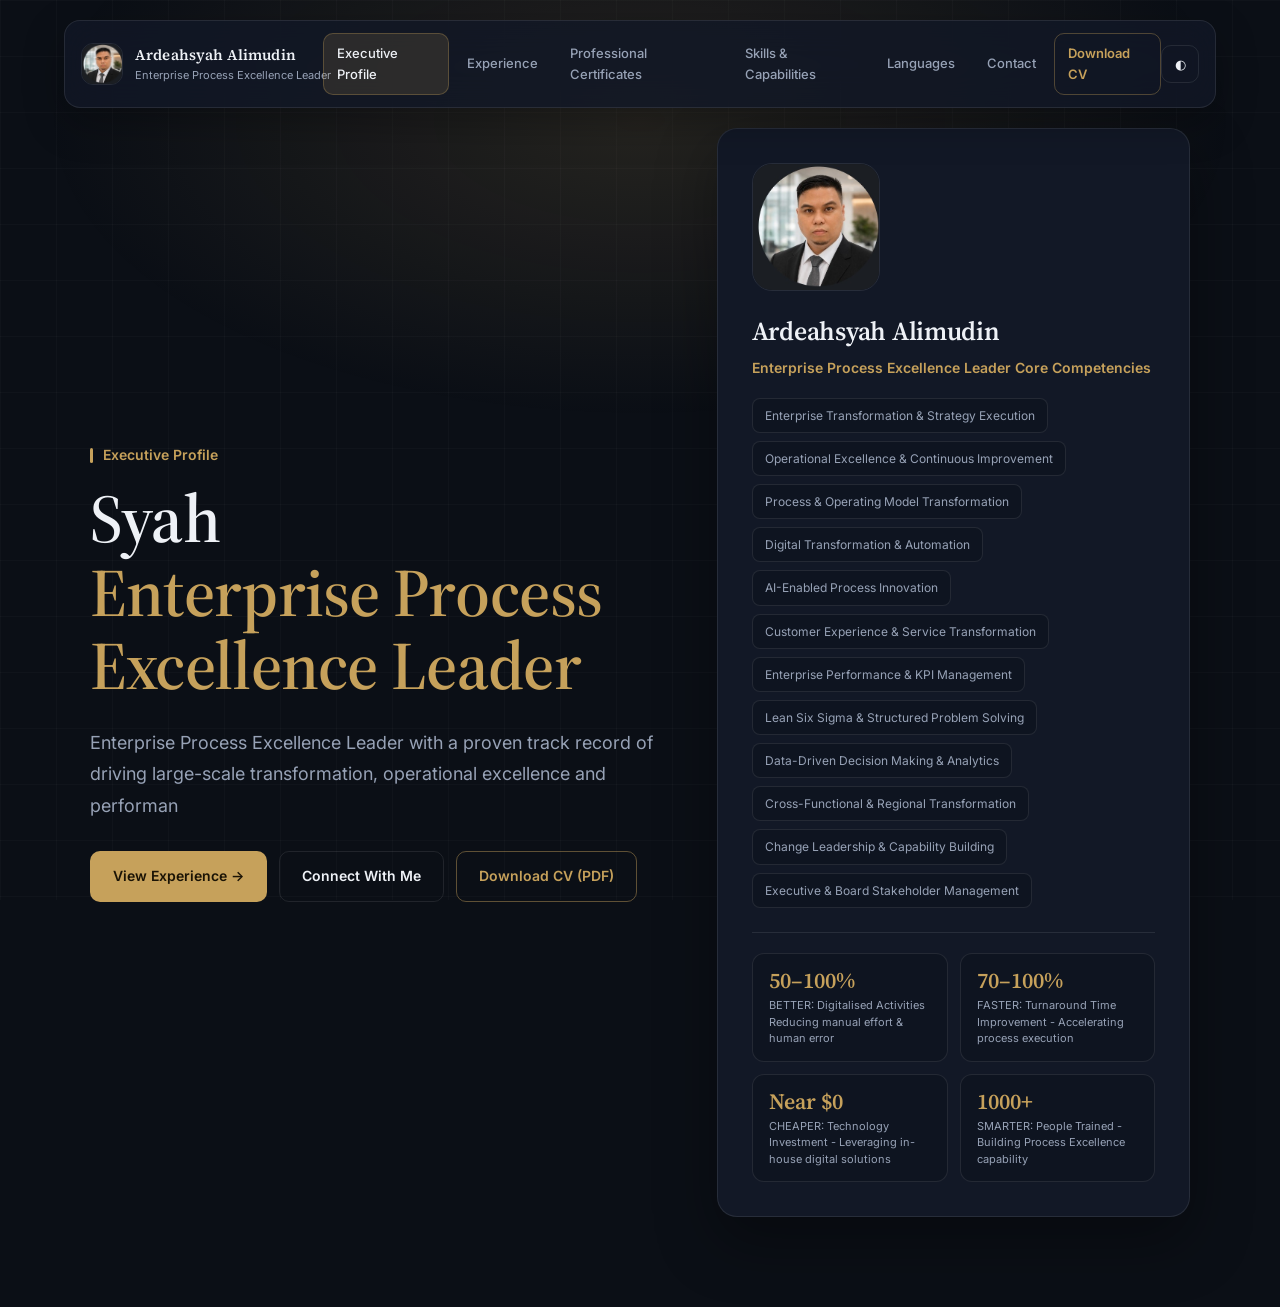
<file: index.html>
<!DOCTYPE html>
<html lang="en">
<head>
  <meta charset="UTF-8" />
  <meta name="viewport" content="width=device-width, initial-scale=1.0" />

  <title>Ardeahsyah Alimudin | Enterprise Process Excellence Leader</title>

  <link rel="preconnect" href="https://fonts.googleapis.com" />
  <link rel="preconnect" href="https://fonts.gstatic.com" crossorigin />

  <link
    href="https://fonts.googleapis.com/css2?family=Inter:wght@300;400;500;600;700;800;900&family=Source+Serif+4:opsz,wght@8..60,500;8..60,600;8..60,700&display=swap"
    rel="stylesheet"
  />

  <link rel="stylesheet" href="style.css" />
</head>

<body>

  <div class="bg-grid"></div>


  <!-- =========================================================
       NAVIGATION
  ========================================================== -->

  <header class="nav">

    <a href="#profile" class="brand" data-page="profile">

      <div class="logo">
        <img src="profile.jpg" alt="AA" />
      </div>

      <div class="brand-text">
        <strong>Ardeahsyah Alimudin</strong>
        <span>Enterprise Process Excellence Leader</span>
      </div>

    </a>


    <nav class="nav-links" id="navLinks">

      <a href="#profile" class="nav-link active" data-page="profile">
        Executive Profile
      </a>

      <a href="#experience" class="nav-link" data-page="experience">
        Experience
      </a>

      <a href="#education" class="nav-link" data-page="education">
        Professional Certificates
      </a>

      <a href="#skills" class="nav-link" data-page="skills">
        Skills &amp; Capabilities
      </a>

      <a href="#languages" class="nav-link" data-page="languages">
        Languages
      </a>

      <a href="#contact" class="nav-link" data-page="contact">
        Contact
      </a>

      <a href="Ardeahsyah_Alimudin_CV.pdf" class="nav-link nav-link-download" download>
        Download CV
      </a>

    </nav>


    <div class="nav-actions">

      <button
        class="icon-btn"
        id="themeToggle"
        title="Toggle theme"
        aria-label="Toggle theme"
      >
        ◐
      </button>

      <button
        class="icon-btn mobile-menu"
        id="menuToggle"
        aria-label="Open navigation menu"
      >
        ☰
      </button>

    </div>

  </header>



  <!-- =========================================================
       EXECUTIVE PROFILE
  ========================================================== -->

  <main id="profile" class="page active">

    <div class="container hero-grid">

      <section class="hero-copy">

        <div class="kicker">
          Executive Profile
        </div>

        <h1>
          Syah
          <br />
          <span class="gradient-text">
            Enterprise Process Excellence Leader
          </span>
        </h1>

        <p class="lead" id="typingText"></p>


        <div class="hero-actions">

          <a href="#experience" class="btn btn-primary">
            View Experience →
          </a>

          <a href="#contact" class="btn btn-secondary">
            Connect With Me
          </a>

          <a href="Ardeahsyah_Alimudin_CV.pdf" class="btn btn-outline" download>
            Download CV (PDF)
          </a>

        </div>

      </section>



      <aside class="hero-panel glass">

        <div class="profile-card">

          <div>

            <div class="profile-avatar">
              <img
                src="profile.jpg"
                alt="Ardeahsyah Alimudin"
              />
            </div>

            <h2>
              Ardeahsyah Alimudin
            </h2>

            <p class="role-tagline">
              Enterprise Process Excellence Leader Core Competencies
            </p>


            <div class="chip-row">

              <a
                class="chip"
                href="https://drive.google.com/file/d/10OIAo4VAO_Bi3xgNOeospYAZM2tyrbo-/view?usp=sharing"
                target="_blank"
                rel="noopener noreferrer"
              >
                Enterprise Transformation &amp; Strategy Execution
              </a>

              <span class="chip">
                Operational Excellence &amp; Continuous Improvement
              </span>

              <span class="chip">
                Process &amp; Operating Model Transformation
              </span>

              <span class="chip">
                Digital Transformation &amp; Automation
              </span>

              <span class="chip">
                AI-Enabled Process Innovation
              </span>

              <span class="chip">
                Customer Experience &amp; Service Transformation
              </span>

              <span class="chip">
                Enterprise Performance &amp; KPI Management
              </span>

              <span class="chip">
                Lean Six Sigma &amp; Structured Problem Solving
              </span>

              <span class="chip">
                Data-Driven Decision Making &amp; Analytics
              </span>

              <span class="chip">
                Cross-Functional &amp; Regional Transformation
              </span>

              <span class="chip">
                Change Leadership &amp; Capability Building
              </span>

              <span class="chip">
                Executive &amp; Board Stakeholder Management
              </span>

            </div>

          </div>



          <div class="stat-row">

            <div class="floating-stat one">

              <strong>50–100%</strong>

              <span>
                BETTER: Digitalised Activities
                Reducing manual effort &amp; human error
              </span>

            </div>


            <div class="floating-stat two">

              <strong>70–100%</strong>

              <span>
                FASTER: Turnaround Time Improvement -
                Accelerating process execution
              </span>

            </div>


            <div class="floating-stat three">

              <strong>Near $0</strong>

              <span>
                CHEAPER: Technology Investment -
                Leveraging in-house digital solutions
              </span>

            </div>


            <div class="floating-stat four">

              <strong>1000+</strong>

              <span>
                SMARTER: People Trained -
                Building Process Excellence capability
              </span>

            </div>

          </div>

        </div>

      </aside>

    </div>

  </main>



  <!-- =========================================================
       EXPERIENCE
  ========================================================== -->

  <section id="experience" class="page">

    <div class="container">

      <div class="kicker">
        Professional Experience
      </div>

      <h1 class="page-title">
        Experience
      </h1>

      <p class="lead">

        Progressive leadership experience transforming complex operations
        through Process Excellence, Lean Six Sigma, digitalisation,
        automation, AI and data-driven performance management across financial
        services, e-commerce, aviation, consulting and medical device
        manufacturing.

      </p>


      <div class="timeline">


        <!-- CGC -->

        <div class="timeline-entry">

          <h3>
            Assistant Vice President, Head of Process Excellence
          </h3>

          <h2>
            <p>
              <strong>
                Credit Guarantee Corporation Malaysia (CGC)
              </strong>
            </p>
          </h2>


          <ul>

            <li>
              Lead the Process Excellence function and enterprise improvement
              portfolio, partnering with senior leadership, business owners
              and technology teams to translate strategic priorities into
              process redesign, automation and measurable business benefits.
            </li>

            <li>
              Spearhead Strategic Workforce Planning across all divisions,
              identifying workforce optimisation opportunities while
              establishing structured tracking of turnaround time, capacity
              requirements and cost impact.
            </li>

            <li>
              Lead future-state process redesign and efficiency assessments
              for major digital transformation programmes, evaluating NVA
              reduction, turnaround time, FTE requirements and operating cost
              across end-to-end processes, including the Guarantee e-Management
              System (GeMS) covering Product Evaluation, Onboarding &amp;
              Application Evaluation, Billing, Monitoring, Claims and Recovery;
              iGuarantee web portal serving nationwide financial institutions;
              HR recruitment and onboarding; performance, rewards and
              promotion; and Finance &amp; Procurement Portal transformation.
            </li>

            <li>
              Co-developed CGC Agent-Thon 2026 in collaboration with Microsoft,
              shaping enterprise AI use cases across customer support,
              document validation, exception management, productivity
              measurement, early-warning insights and automation opportunity
              identification.
            </li>

            <li>
              Led AI-enabled process improvement initiatives across claim
              checklist automation, guarantee-evaluation content validation,
              innovation proposal screening, and customer experience
              analytics.
            </li>

            <li>
              Led executive and divisional performance reporting, including
              COO and Board dashboard initiatives, KPI consolidation,
              operational analytics and enterprise performance visibility.
            </li>

            <li>
              Built organisation-wide transformation capability, designing
              and delivering a Process Improvement syllabus covering 20+
              tools, methodologies and practical workshops for 150+ leaders
              and employees, embedding continuous improvement and data-driven
              problem solving.
            </li>

            <li>
              Identified and championed the iGuarantee Web Portal solution to
              address communication inefficiencies with nationwide financial
              institutions, streamlining request submission and communication
              between financial institutions and CGC. Reduced the ISO Survey's
              top service issue—delayed responses to requests—from 70% in
              2022 to below 10% in 2024, significantly improving response
              experience and stakeholder satisfaction.
            </li>

            <li>
              Spearheaded Operations data centralisation and performance
              visibility, consolidating fragmented operational data and
              reports from personal and shared folders into a centralised
              SharePoint repository. Established an enterprise Power BI
              dashboard providing end-to-end visibility of operational KPI
              performance from Application &amp; Onboarding through Billing,
              Monitoring, Claims and Recovery. Eliminated 16.9% of
              non-value-added reporting activities and reduced manual report
              preparation by 90%, transforming reporting into a one-time
              Power BI template configuration with automated data refresh and
              performance visibility, enabling more consistent KPI tracking
              and data-driven decision-making.
            </li>

            <li>
              Led end-to-end workflow transformation across Billing,
              Monitoring, Claims and Recovery through the transition from a
              legacy platform to the in-house Guarantee Core Management
              System. Redesigned internal workflows by eliminating
              email-based handoffs and manual maker activities, replacing
              them with automated system workflows, preparation, computation
              and validation. Embedded process controls and standardised
              decision logic into the system, improving process efficiency,
              reducing manual intervention and strengthening operational
              accuracy and governance.
            </li>

            <li>
              Centralised product guidelines and reference documents through
              the iGuarantee Web Portal, replacing manual email distribution
              by CGC Product teams with a single, controlled repository
              accessible on demand by nationwide financial institutions.
              Improved document accessibility strengthened information
              consistency and reduced dependency on manual communication for
              guideline updates.
            </li>

            <li>
              Spearheaded reporting automation for the Collection Centre Unit
              (CCU), transforming a manual nationwide branch data collection
              and consolidation process using advanced Excel formulas, VBA and
              Power BI. Reduced reporting preparation time by 98%, from 5
              working days to approximately 5 minutes, while enabling
              collection performance to be monitored at user level on an
              hourly basis instead of monthly, significantly improving
              operational visibility and management responsiveness.
            </li>

          </ul>

        </div>



        <!-- RHB -->

        <div class="timeline-entry">

          <h3>
            Senior Manager, Operational Excellence Specialist
          </h3>

          <h2>
            <p>
              <strong>RHB Banking Group</strong>
            </p>
          </h2>


          <ul>

            <li>
              Drove Lean transformation across branch and operational
              functions, streamlining end-to-end process flows and
              eliminating non-value-added activities.
            </li>

            <li>
              Redesigned corporate loan workflows, increasing loans achieving
              readiness for disbursement within 90 days from 70% to 85%,
              improving service delivery and stakeholder satisfaction.
            </li>

            <li>
              Led cross-functional teams in implementing Daily Management
              Systems and Value Stream Management, improving quality, service
              levels and turnaround performance.
            </li>

            <li>
              Improved Service Request (SR) SLA fulfilment from 88% to 94%
              across approximately 75,000 service requests per month across
              all receiving touchpoints.
            </li>

            <li>
              Appointed Lead for Operations High-Performance Champions,
              driving improvements in Internal Customer Experience Survey and
              Employee Engagement Survey.
            </li>

            <li>
              Led strategic Kaizen initiatives and organisation-wide Lean
              capability building, embedding structured problem-solving and
              continuous improvement practices across all levels. Designed
              and rolled out a comprehensive Process Improvement training
              programme aligned with global Lean Six Sigma standards,
              training 500+ employees and strengthening internal improvement
              capability.
            </li>

            <li>
              Coached senior leadership on Lean principles, customer-centric
              transformation and change management, contributing to the
              Customer Experience (CX) 5-Year Roadmap and leading the
              institutionalisation of CX principles across process design and
              customer interactions. Supported initiatives contributing to
              Malaysia NPS ranking improvement from 4th to 3rd in 2022, with
              best practices subsequently replicated across RHB Singapore and
              Cambodia.
            </li>

            <li>
              Applied Design Thinking to improve customer experience for
              Premier Relationship Managers and their clients, developing a
              prototype application to streamline communication and enhance
              relationship management.
            </li>

          </ul>

        </div>



        <!-- ZALORA -->

        <div class="timeline-entry">

          <h3>
            Head of Warehouse Process Improvement &amp; Operational Excellence
          </h3>

          <h2>
            <p>
              <strong>ZALORA Group</strong>
            </p>
          </h2>

          <em>
            <p>
              Covering Process Excellence, Data Science &amp; Analytics,
              Quality Control &amp; Assurance, SOP Governance, Facilities and
              Graduate Trainee Development
            </p>
          </em>


          <ul>

            <li>
              Established a Lean Champion Programme across ZALORA, identifying
              and developing change agents across departments, training them
              in Lean Six Sigma tools and methodologies, and coaching them to
              lead Quality Control Circle teams. Launched a Process
              Improvement Suggestion System that generated 447 improvement
              ideas annually from 250+ employees, strengthening employee-led
              continuous improvement and operational problem-solving.
            </li>

            <li>
              Transformed daily Obeya meetings into a real-time, data-driven
              performance management system, replacing manual and siloed
              whiteboard updates with centralised departmental metrics using
              Google Sheets query functions. Developed an interactive
              performance dashboard with automated visual alerts for
              underperformance, reducing meeting time while improving
              management focus, accountability and visibility. Recognised for
              the impact and subsequently entrusted with warehouse-wide data
              analytics leadership, later migrating the solution to Tableau
              for greater scalability and visualisation.
            </li>

            <li>
              Led end-to-end process and quality governance for ZALORA
              Warehouse, establishing sustainable frameworks to drive
              operational consistency, standardisation and continuous
              improvement. Introduced a centralised Standard Work Repository
              for SOP governance and accessibility and designed an internal
              audit framework modelled on ISO 9001 principles to strengthen
              process compliance, quality discipline and accountability.
            </li>

            <li>
              Led cross-country process standardisation across ZALORA
              warehouses in Malaysia, Indonesia and the Philippines,
              harmonising best practices, eliminating process redundancies
              and improving operational consistency and cross-border
              efficiency.
            </li>

            <li>
              Pioneered the rollout of the Go See Think Do (GSTD) methodology
              across ZALORA warehouses in Malaysia, Indonesia and the
              Philippines, institutionalising structured problem-solving and
              continuous improvement practices across regional operations.
            </li>

          </ul>

        </div>



        <!-- SMART GLOVE GROUP -->

        <div class="timeline-entry">

          <h3>
            Lean Six Sigma Group Technical Engineer Head of Department
          </h3>

          <h2>
            <p>
              <strong>Smart Glove Group of Company</strong>
            </p>
          </h2>

          <em>
            <p>
              1 Factory in Medan, Indonesia &amp; 5 Factories in Selangor,
              Malaysia
            </p>
          </em>


          <ul>

            <li>
              Led operational excellence across Production Quality,
              On-Time-In-Full (OTIF) delivery, Raw Material Just-In-Time (JIT),
              Cost of Poor Quality (COPQ), Total Productive Maintenance (TPM),
              GMP, 5S and Safety, aligning manufacturing performance with
              Lean Six Sigma objectives.
            </li>

            <li>
              Led the automation of production monitoring and control through
              PLC and SCADA integration, reducing defects per million from
              20,000 to consistently below 500 and significantly improving
              production quality. Established a “Do It Right First Time”
              culture that enabled the implementation of the Dip Strip Pack
              concept while reducing reliance on excessive quality inspection.
            </li>

            <li>
              Implemented Statistical Process Control (SPC) and automated
              process monitoring through SCADA and PLC systems, strengthening
              real-time control of critical manufacturing parameters and
              reducing process variation by more than 95%. Improved product
              consistency while strengthening compliance with company,
              customer and regulatory requirements.
            </li>

            <li>
              Led Lean waste elimination initiatives using Gemba walks and
              Seven Wastes analysis, systematically identifying and
              eliminating non-value-added activities across manufacturing
              operations.
            </li>

            <li>
              Designed and deployed a specialised A3 problem-solving framework
              for 24/7 medical device glove manufacturing operations,
              providing factory managers and frontline teams with a
              structured visual management system to identify, prioritise and
              resolve operational issues. Improved issue visibility,
              accountability and resolution speed across factory operations.
            </li>

            <li>
              Led structured quality problem-solving through FMEA and 8D
              methodologies, proactively addressing critical quality issues
              and customer complaints through systematic root-cause analysis,
              containment and corrective action. Improved product reliability
              and reduced recurrence of quality issues and customer complaints.
            </li>

          </ul>

        </div>



        <!-- GE -->

        <div class="timeline-entry">

          <h3>
            Lean Six Sigma &amp; Compliance Quality Engineer
          </h3>

          <h2>
            <p>
              <strong>
                General Electric Aerospace Engine Service Malaysia (GEESM)
              </strong>
            </p>
          </h2>


          <ul>

            <li>
              Conducted internal quality audits and compliance assessments
              against global aviation airworthiness requirements and GE
              quality procedures, documenting findings and process adherence
              to maintain regulatory and customer audit readiness.
            </li>

            <li>
              Led Lean-based defect investigation and root-cause elimination,
              applying RCA, Poka-Yoke and GE's 4-Blocker problem-solving
              methodology to identify systemic manufacturing weaknesses,
              reduce recurring defects and establish sustainable
              error-proofing controls.
            </li>

            <li>
              Deployed the GE Aviation Production System (GEAPS) across
              Business Control, Plant Control and Cell Control levels,
              establishing a multi-tier performance management system that
              strengthened operational transparency, data-driven
              decision-making and escalation of production issues,
              contributing to reduced line downtime.
            </li>

            <li>
              Established the Standard Operation Quality Control (SOQC)
              system, integrating GE Beliefs, visual management and real-time
              performance metrics into a centralised dashboard. Enabled
              shop-floor teams to monitor live operational performance and
              respond rapidly to emerging issues, strengthening ownership and
              accountability.
            </li>

            <li>
              Designed and launched the digital “Engine of Quality” dashboard
              as a Plant Control Centre, consolidating real-time Productivity,
              Quality and Safety metrics with drill-down visibility to Cell
              Control performance. Enabled operational leaders to identify
              deviations and take immediate corrective action using live data.
            </li>

            <li>
              Coordinated structured Management Walk-Arounds (MWA) across
              People, Process and Technology dimensions, identifying
              improvement opportunities and strengthening frontline
              engagement in continuous improvement.
            </li>

          </ul>

        </div>



        <!-- MBIZM -->

        <div class="timeline-entry">

          <h3>
            Lean Six Sigma Consultant &amp; Technical Specialist
          </h3>

          <h2>
            <p>
              <strong>
                Meridian Biz Management (MBizM)
              </strong>
            </p>
          </h2>


          <ul>

            <li>
              Consulted with Project Owners, Process Owners and Operations
              teams to establish performance targets, identify improvement
              opportunities and deliver Lean Six Sigma initiatives aligned
              with business KPIs and operational priorities.
            </li>

            <li>
              Delivered Lean Six Sigma training and implementation programmes,
              coaching client teams on DMAIC and core Lean Six Sigma tools and
              using practical Quality, Cost and Speed simulations to
              demonstrate the business impact of structured process
              improvement.
            </li>

            <li>
              Conducted stakeholder interviews, data gathering and process
              analysis to identify performance gaps, evaluate root causes and
              translate operational findings into actionable improvement
              recommendations.
            </li>

            <li>
              Developed and supported implementation of process improvement
              recommendations, including redesigned procedures, forms and
              reports. Facilitated employee training and follow-up reviews to
              assess adoption and effectiveness of implemented changes.
            </li>

          </ul>

        </div>



        <!-- SMART GLOVE -->

        <div class="timeline-entry">

          <h3>
            Process &amp; Quality Engineer
          </h3>

          <h2>
            <p>
              <strong>
                Smart Glove Corporation
              </strong>
            </p>
          </h2>


          <ul>

            <li>
              Led manufacturing engineering and operational improvement
              activities across the organisation, providing functional
              leadership to 22 engineers through indirect reporting and
              partnering with Operations leadership to improve productivity,
              quality and cost performance.
            </li>

            <li>
              Drove Lean and Six Sigma initiatives to optimise manufacturing
              processes and reduce operating costs, applying process
              analysis, statistical methods and root-cause problem solving to
              improve product quality and operational efficiency.
            </li>

            <li>
              Led investigation and resolution of quality complaints,
              non-conformities and product failures, applying structured
              root-cause analysis and corrective action to prevent recurrence
              and strengthen product reliability.
            </li>

            <li>
              Led critical-factor data analysis and statistical problem
              solving, identifying key process drivers and failure modes to
              support evidence-based manufacturing decisions and process
              optimisation.
            </li>

            <li>
              Established operating specifications and measurement
              requirements for new products and raw materials, ensuring
              effective process controls and measurement-system capability
              throughout product introduction and manufacturing.
            </li>

            <li>
              Supported ISO 13485 and GMP compliance as an internal auditor,
              conducting cross-functional audits, addressing NCR/CAR findings
              and supporting corrective actions arising from TÜV audits.
            </li>

            <li>
              Led continuous improvement capability building across the
              manufacturing organisation, delivering training in OEE, SPC,
              5S, Lean Six Sigma and GMP to operators, supervisors, executives
              and managers.
            </li>

          </ul>

        </div>

      </div>

    </div>

  </section>



  <!-- =========================================================
       EDUCATION & CERTIFICATES
  ========================================================== -->

  <section id="education" class="page">

    <div class="container">

      <div class="kicker">
        Academic &amp; Professional Development
      </div>

      <h1 class="page-title">
        Education &amp; Certificates
      </h1>


      <div class="grid-2">


        <!-- EDUCATION -->

        <div class="card">

          <div class="icon">
            <span class="icon-mark">ED</span>
          </div>

          <h3>
            Education
          </h3>

          <p>
            Bachelor of Chemical Engineering
          </p>

          <p>
            Universiti Putra Malaysia (2006 – 2010)
          </p>


          <ul>

            <li>
              College Vice President | Universiti Putra Malaysia
            </li>

            <li>
              Director: 25th College Leadership Camp |
              Universiti Putra Malaysia
            </li>

            <li>
              Head of Protocol in College Academic Event |
              Universiti Putra Malaysia
            </li>

            <li>
              Protocol &amp; Ceremony Unit in National Chemical Engineering
              Symposium | Universiti Putra Malaysia in collaboration with IChemE
            </li>

            <li>
              Representative for State Level Student Leadership |
              National Productivity Corporation (NPC)
            </li>

            <li>
              Representative for State Advanced Level Student Leadership |
              National Productivity Corporation (NPC)
            </li>

          </ul>

        </div>



        <!-- PROFESSIONAL CERTIFICATIONS -->

        <div class="card">

          <div class="icon">
            <span class="icon-mark">CT</span>
          </div>

          <h3>
            Professional Certifications
          </h3>


          <ul>

            <li>
              Talent Development Programme (VPs &amp; AVPs) | Learning Edge
            </li>

            <li>
              Six Sigma Black Belt | BSI Services
            </li>

            <li>
              Six Sigma Black Belt | ProQual Training
            </li>

            <li>
              Power BI Data Analytics | TED Learning
            </li>

            <li>
              Agile, Design Thinking, Data Analytic | Human Inc, RHB
            </li>

            <li>
              Train the Trainers | HRD Corp
            </li>

            <li>
              Medical Device Process Validation | TUV SUD PSB (Malaysia) Sdn Bhd
            </li>

            <li>
              AS9110 Quality Management System | Neville Clarke
            </li>

            <li>
              Root Cause Analysis | Neville Clarke
            </li>

            <li>
              Lean Six Sigma Champion Master Class |
              Expitries Worldwide Sdn Bhd
            </li>

            <li>
              Problem Solving Through 7QC Tools | ProQual Training
            </li>

            <li>
              Statistical Process Control | ProQual Training
            </li>

            <li>
              ARMY Young Lieutenant | Ministry of Defence
            </li>

          </ul>

        </div>

      </div>

    </div>

  </section>



  <!-- =========================================================
       SKILLS & CAPABILITIES
  ========================================================== -->

  <section id="skills" class="page">

    <div class="container">

      <div class="kicker">
        Applied Skills &amp; Tools
      </div>

      <h1 class="page-title">
        Skills &amp; Capabilities
      </h1>

      <p class="lead">

        Skills and tools drawn from across the professional experience above —
        digital &amp; analytics tools, process &amp; quality methods, and
        leadership and transformation capabilities.

      </p>


      <div class="grid-3">


        <!-- LEADERSHIP -->

        <div class="card">

          <div class="icon">
            <span class="icon-mark">LD</span>
          </div>

          <h3>
            Leadership Capabilities
          </h3>


          <ul>

            <li>
              <strong>Situational Leadership</strong> |
              Adapt leadership and coaching approaches across senior leaders,
              business owners, technology teams and frontline employees based
              on stakeholder needs and transformation context.
            </li>

            <li>
              <strong>Adaptive &amp; Flexible Leadership</strong> |
              Evolved from Lean and Operational Excellence into digital
              transformation, AI-enabled improvement and Strategic Workforce
              Planning.
            </li>

            <li>
              <strong>Change Leadership</strong> |
              Led major workflow transformations, replacing manual and
              email-based activities with automated workflows, controls and
              standardised decision logic.
            </li>

            <li>
              <strong>Strategic Leadership</strong> |
              Translate organisational priorities into enterprise Process
              Excellence, workforce optimisation, process redesign and
              measurable business outcomes.
            </li>

            <li>
              <strong>Coaching &amp; Capability Development</strong> |
              Built improvement capability through training and coaching,
              including 20+ Process Improvement tools for 150+ employees at
              CGC and 500+ employees at RHB.
            </li>

            <li>
              <strong>Data-Driven Leadership</strong> |
              Use operational analytics, KPI dashboards and performance
              management to strengthen management decision-making.
            </li>

            <li>
              <strong>Continuous Improvement Leadership</strong> |
              Establish Lean and employee-driven improvement programmes that
              embed continuous improvement into daily operations.
            </li>

            <li>
              <strong>Customer-Centric Leadership</strong> |
              Lead improvements focused on customer experience, including
              iGuarantee, contributing to delayed-response issues reducing
              from 70% to below 10%.
            </li>

            <li>
              <strong>Innovation Leadership</strong> |
              Co-developed CGC Agent-Thon 2026 with Microsoft and drove
              AI-enabled process improvement initiatives.
            </li>

          </ul>

        </div>



        <!-- PROBLEM SOLVING -->

        <div class="card">

          <div class="icon">
            <span class="icon-mark">PS</span>
          </div>

          <h3>
            Problem Solving Skills
          </h3>


          <ul>

            <li>
              <strong>Lean Six Sigma / DMAIC</strong> |
              Led enterprise and functional improvement programmes across
              CGC, RHB, ZALORA, manufacturing and consulting environments;
              trained 500+ employees at RHB and 150+ leaders and employees
              at CGC.
            </li>

            <li>
              <strong>Value Stream Management / Process Mapping</strong> |
              Led cross-functional implementation at RHB to improve service
              flow, SLA performance and operational visibility across
              approximately 75,000 service requests per month.
            </li>

            <li>
              <strong>SPC / Statistical Analysis / Minitab</strong> |
              Applied statistical analysis, regression and SPC to
              manufacturing processes; reduced process variation by more than
              95% through automated process monitoring and control.
            </li>

            <li>
              <strong>Gemba / Seven Wastes</strong> |
              Applied shop-floor observation and waste analysis across
              manufacturing operations to identify and eliminate
              non-value-added activities.
            </li>

            <li>
              <strong>A3 Problem Solving</strong> |
              Designed and deployed a specialised A3 framework for 24/7
              medical-device glove manufacturing, strengthening issue
              visibility, accountability and structured problem resolution.
            </li>

            <li>
              <strong>FMEA / 8D / RCA</strong> |
              Led structured quality problem-solving for critical quality
              issues and customer complaints, applying FMEA, 8D, root-cause
              analysis, containment and corrective action to reduce
              recurrence and strengthen process and product reliability.
            </li>

            <li>
              <strong>Poka-Yoke</strong> |
              Applied error-proofing principles at GE Aviation to address
              systemic manufacturing weaknesses and reduce recurring defects.
            </li>

            <li>
              <strong>5S / OEE</strong> |
              Applied Lean manufacturing and operational excellence practices
              across medical-device manufacturing to improve productivity,
              quality, equipment performance and workplace discipline.
            </li>

            <li>
              <strong>Design Thinking</strong> |
              Applied customer-centric design methods at RHB to develop a
              prototype application for Premier Relationship Managers and
              their clients, improving communication and relationship
              management.
            </li>

            <li>
              <strong>Agile</strong> |
              Applied Agile delivery principles, project tracking and
              cross-functional collaboration within digital transformation
              programmes including Guarantee eManagement System and
              iGuarantee web portal.
            </li>

          </ul>

        </div>



        <!-- TECHNOLOGY -->

        <div class="card">

          <div class="icon">
            <span class="icon-mark">TS</span>
          </div>

          <h3>
            Technology Skills
          </h3>


          <ul>

            <li>
              <strong>AI &amp; Microsoft Copilot Studio</strong> |
              Developed AI agents for document evaluation and processing;
              led AI-enabled process improvement initiatives across claim
              checklist automation, guarantee-evaluation validation,
              innovation proposal screening and customer experience
              analytics.
            </li>

            <li>
              <strong>Power BI</strong> |
              Developed enterprise operational dashboards covering
              Application &amp; Onboarding through Billing, Monitoring,
              Claims and Recovery; reduced manual reporting preparation by
              90% and eliminated 16.9% of non-value-added reporting
              activities.
            </li>

            <li>
              <strong>Power Automate &amp; Microsoft Forms</strong> |
              Designed digital forms, automated workflows and centralised
              data collection, including the Climate Change &amp;
              Principle-based Taxonomy (CCPT) solution deployed across
              nationwide branches with automated consolidation and rating.
            </li>

            <li>
              <strong>Power Apps</strong> |
              Developed self-service applications supporting Strategic
              Workforce Planning, enabling users to update and monitor
              initiative performance.
            </li>

            <li>
              <strong>Excel, VBA &amp; Power Query</strong> |
              Automated high-volume reporting and data consolidation;
              reduced Collection Centre Unit reporting preparation from
              5 working days to approximately 5 minutes. Automated workforce
              man-hour analysis and communication/response consolidation for
              500+ recipients, significantly reducing manual data collection
              and consolidation effort.
            </li>

            <li>
              <strong>Google Sheets</strong> |
              Applied QUERY and IMPORTRANGE functions to centralise warehouse
              KPIs covering Inbound, Outbound, Inventory, Logistics, QC and QA
              across regional operations.
            </li>

            <li>
              <strong>Jira / Atlassian</strong> |
              Applied Agile project management and delivery tracking across
              digital transformation initiatives, including G-Core
              transformation projects.
            </li>

          </ul>

        </div>

      </div>

    </div>

  </section>



  <!-- =========================================================
       LANGUAGES
  ========================================================== -->

  <section id="languages" class="page">

    <div class="container">

      <div class="kicker">
        Multilingual Communication
      </div>

      <h1 class="page-title">
        Languages
      </h1>


      <div class="grid-3">


        <div class="card">

          <h3>
            English
          </h3>

          <p class="lead">
            Professional working proficiency. Experienced in developing
            training materials, policies, memoranda, Standard Operating
            Procedures (SOPs) and Work Instructions, and delivering
            professional training across multiple industries.
          </p>

        </div>



        <div class="card">

          <h3>
            Malay
          </h3>

          <p class="lead">
            Professional working proficiency. Experienced in developing
            training materials and delivering training programmes in Bahasa
            Melayu, including 5S training for Majlis Perbandaran.
          </p>

        </div>



        <div class="card">

          <h3>
            Chinese
          </h3>

          <p class="lead">
            Professional working proficiency; able to speak and read Mandarin,
            with experience delivering training and facilitating technical and
            operational communication with suppliers from China.
          </p>

        </div>

      </div>

    </div>

  </section>



  <!-- =========================================================
       CONTACT
  ========================================================== -->

  <section id="contact" class="page">

    <div class="container">

      <div class="kicker">
        Let's Connect
      </div>

      <h1 class="page-title">
        Contact
      </h1>

      <p class="lead">

        Available for professional networking, transformation discussions,
        process excellence collaboration and AI-enabled improvement
        conversations.

      </p>


      <div class="contact-layout">


        <div class="contact-card glass">

          <h3>
            Ardeahsyah Alimudin
          </h3>

          <p style="color:var(--muted);line-height:1.7;margin-top:12px;">

            No 12, Jalan Jambu 5/KU10,
            <br />

            Taman Meru Permai,
            <br />

            42200, Kapar, Selangor, Malaysia

          </p>


          <div class="contact-list">

            <div class="contact-item">
              📧 ardeahsyah@gmail.com
            </div>

            <div class="contact-item">
              📱 +6017 258 1475
            </div>

            <div class="contact-item">
              🔗 LinkedIn: www.linkedin.com/in/ardeahsyah
            </div>

          </div>

        </div>



        <form
          class="contact-card glass"
          onsubmit="sendMessage(event)"
        >

          <h3>
            Send a Message
          </h3>

          <p style="color:var(--muted);margin:12px 0 24px;">

            This form opens your email app with the message prepared.

          </p>


          <input
            class="input"
            id="name"
            placeholder="Your name"
            required
          />


          <input
            class="input"
            id="email"
            type="email"
            placeholder="Your email"
            required
          />


          <textarea
            id="message"
            placeholder="Your message"
            required
          ></textarea>


          <button
            class="btn btn-primary"
            type="submit"
          >
            Prepare Email →
          </button>

        </form>

      </div>


      <p class="footer-note">

        © 2026 Ardeahsyah Alimudin.
        Built as an executive transformation profile website.

      </p>

    </div>

  </section>



  <!-- =========================================================
       JAVASCRIPT
  ========================================================== -->

  <script src="script.js"></script>

</body>
</html>
</file>
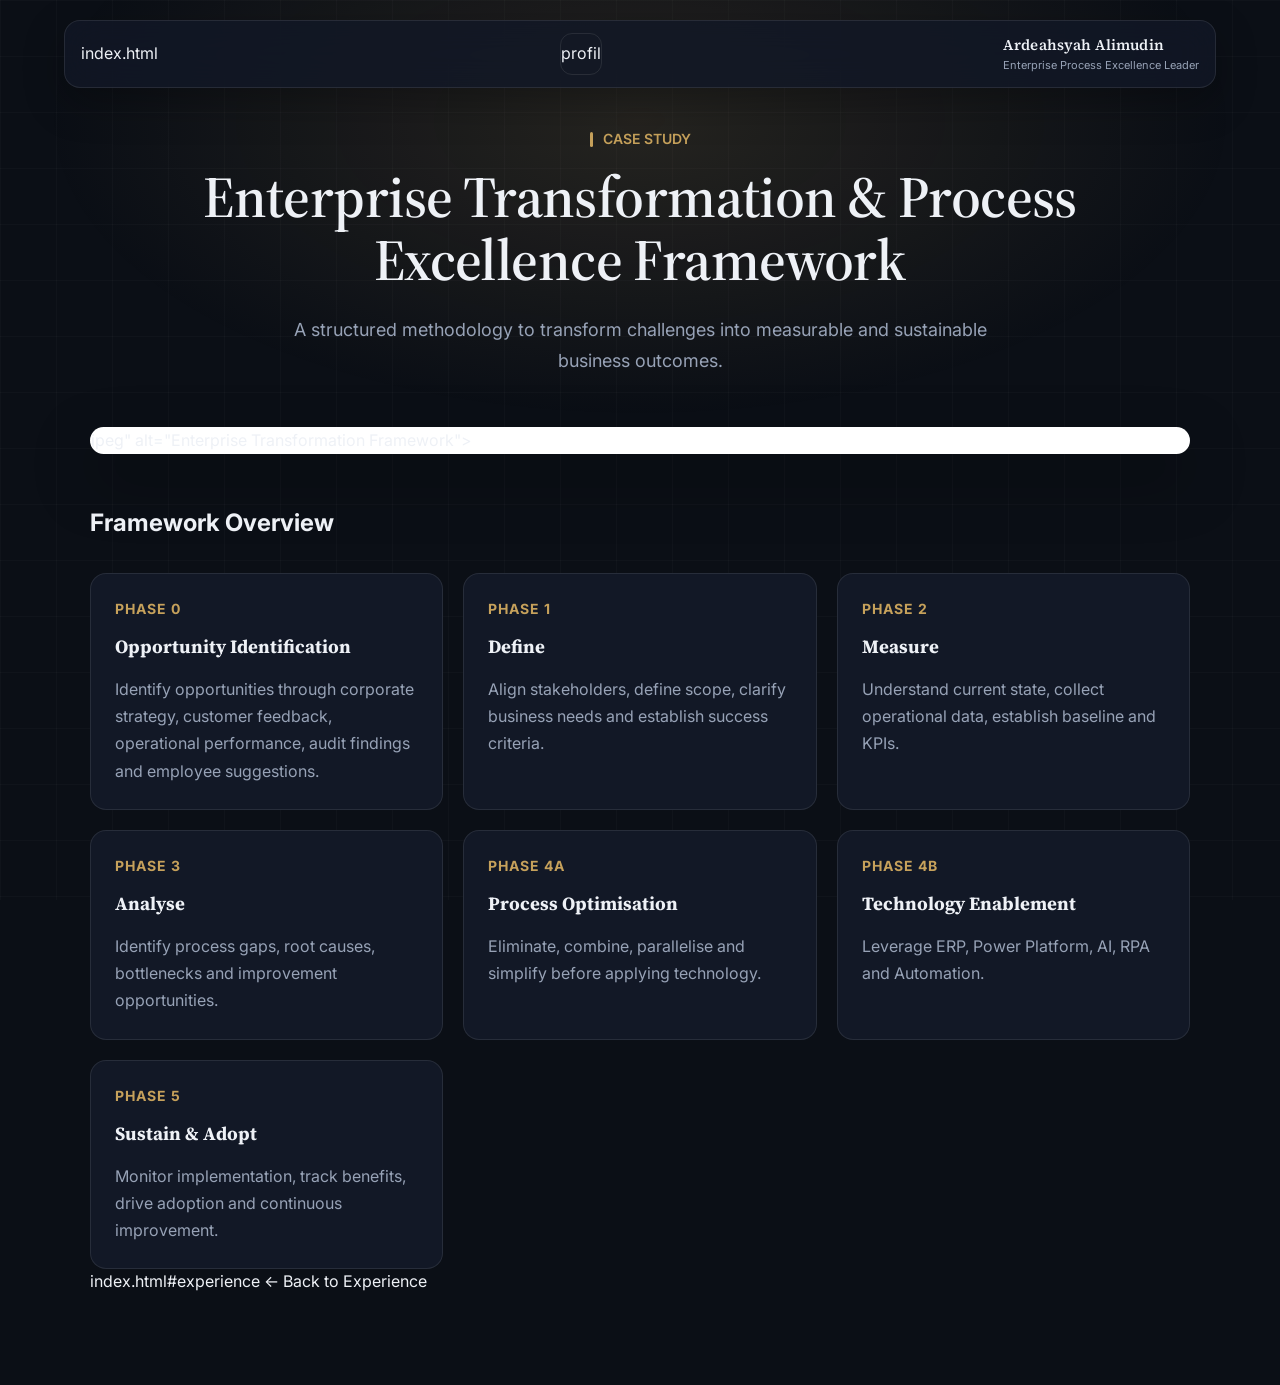
<file: process-excellence-framework.html>
<!DOCTYPE html>
<html lang="en">

<head>

<meta charset="UTF-8">
<meta name="viewport" content="width=device-width, initial-scale=1.0">

<title>
Enterprise Transformation & Process Excellence Framework
</title>

<link rel="preconnect" href="https://fonts.googleapis.com">
<link rel="preconnect" href="https://fonts.gstatic.com" crossorigin>

<link href="https://fonts.googleapis.com/css2?family=Inter:wght@300;400;500;600;700;800;900&family=Source+Serif+4:opsz,wght@8..60,500;8..60,600;8..60,700&display=swap"
rel="stylesheet">

<link rel="stylesheet" href="style.css">

<style>

.framework-hero{
    text-align:center;
    margin-bottom:50px;
}

.framework-image{
    width:100%;
    background:white;
    border-radius:20px;
    overflow:hidden;
    border:1px solid var(--border);
    box-shadow:var(--shadow);
}

.framework-image img{
    width:100%;
    display:block;
}

.framework-content{
    margin-top:50px;
}

.phase-grid{
    display:grid;
    grid-template-columns:repeat(auto-fit,minmax(280px,1fr));
    gap:20px;
    margin-top:30px;
}

.phase-card{
    background:var(--surface);
    border:1px solid var(--border);
    border-radius:16px;
    padding:24px;
}

.phase-title{
    color:var(--accent);
    font-weight:700;
    margin-bottom:12px;
}

.back-btn{
    margin-top:40px;
}

</style>

</head>

<body>

<div class="bg-grid"></div>

<header class="nav">

index.html

<div class="logo">
profile.jpg
</div>

<div class="brand-text">
<strong>Ardeahsyah Alimudin</strong>
<span>Enterprise Process Excellence Leader</span>
</div>

</a>

</header>

<section class="page active">

<div class="container">

<div class="framework-hero">

<div class="kicker">
CASE STUDY
</div>

<h1 class="page-title">
Enterprise Transformation &
Process Excellence Framework
</h1>

<p class="lead" style="margin:auto">
A structured methodology to transform challenges into measurable and sustainable business outcomes.
</p>

</div>

<div class="framework-image">

jpeg"
     alt="Enterprise Transformation Framework">

</div>

<div class="framework-content">

<h2 style="margin-bottom:20px;">
Framework Overview
</h2>

<div class="phase-grid">

<div class="phase-card">
<div class="phase-title">
PHASE 0
</div>

<h3>
Opportunity Identification
</h3>

<p>
Identify opportunities through corporate strategy,
customer feedback, operational performance,
audit findings and employee suggestions.
</p>
</div>

<div class="phase-card">
<div class="phase-title">
PHASE 1
</div>

<h3>
Define
</h3>

<p>
Align stakeholders, define scope,
clarify business needs and establish
success criteria.
</p>
</div>

<div class="phase-card">
<div class="phase-title">
PHASE 2
</div>

<h3>
Measure
</h3>

<p>
Understand current state,
collect operational data,
establish baseline and KPIs.
</p>
</div>

<div class="phase-card">
<div class="phase-title">
PHASE 3
</div>

<h3>
Analyse
</h3>

<p>
Identify process gaps,
root causes, bottlenecks
and improvement opportunities.
</p>
</div>

<div class="phase-card">
<div class="phase-title">
PHASE 4A
</div>

<h3>
Process Optimisation
</h3>

<p>
Eliminate, combine,
parallelise and simplify
before applying technology.
</p>
</div>

<div class="phase-card">
<div class="phase-title">
PHASE 4B
</div>

<h3>
Technology Enablement
</h3>

<p>
Leverage ERP,
Power Platform,
AI, RPA and Automation.
</p>
</div>

<div class="phase-card">
<div class="phase-title">
PHASE 5
</div>

<h3>
Sustain & Adopt
</h3>

<p>
Monitor implementation,
track benefits,
drive adoption and
continuous improvement.
</p>
</div>

</div>

index.html#experience

← Back to Experience

</a>

</div>

</div>

</section>

</body>

</html>
</file>
<file: style.css>
/* =========================================================
   ROOT VARIABLES — refined executive palette
========================================================= */

:root {
  --bg: #0b0f16;
  --surface: #121826;
  --surface-2: #0e1420;

  --ink: #eef1f6;
  --muted: #97a2b6;

  --accent: #c6a15b;      /* muted brass — primary accent */
  --accent-ink: #1a1305;  /* dark text used on top of accent fills */
  --accent-soft: rgba(198, 161, 91, 0.14);
  --steel: #7e97b3;       /* secondary cool accent for quiet contrast */

  --border: rgba(255, 255, 255, 0.09);
  --shadow: 0 24px 60px rgba(0, 0, 0, 0.35);
  --nav-shadow: 0 14px 40px rgba(0, 0, 0, 0.28);

  --serif: "Source Serif 4", Georgia, serif;
  --sans: "Inter", -apple-system, sans-serif;
}

body.light {
  --bg: #f6f4ef;
  --surface: #ffffff;
  --surface-2: #fbf9f4;

  --ink: #171d27;
  --muted: #5c6673;

  --accent: #a2793a;
  --accent-ink: #ffffff;
  --accent-soft: rgba(162, 121, 58, 0.12);
  --steel: #4c6b8a;

  --border: rgba(23, 29, 39, 0.1);
  --shadow: 0 20px 44px rgba(23, 29, 39, 0.09);
  --nav-shadow: 0 10px 28px rgba(23, 29, 39, 0.08);
}

/* =========================================================
   GLOBAL RESET
========================================================= */

* { margin: 0; padding: 0; box-sizing: border-box; }
html { scroll-behavior: smooth; }

body {
  min-height: 100vh;
  font-family: var(--sans);
  background: var(--bg);
  color: var(--ink);
  overflow-x: hidden;
  line-height: 1.6;
  transition: background 0.3s ease, color 0.3s ease;
}

a { color: inherit; text-decoration: none; }
button, input, textarea { font-family: inherit; }

/* =========================================================
   BACKGROUND
========================================================= */

.bg-grid {
  position: fixed;
  inset: 0;
  background-image:
    linear-gradient(rgba(255, 255, 255, 0.025) 1px, transparent 1px),
    linear-gradient(90deg, rgba(255, 255, 255, 0.025) 1px, transparent 1px);
  background-size: 56px 56px;
  pointer-events: none;
  z-index: -2;
}

body.light .bg-grid {
  background-image:
    linear-gradient(rgba(23, 29, 39, 0.035) 1px, transparent 1px),
    linear-gradient(90deg, rgba(23, 29, 39, 0.035) 1px, transparent 1px);
}

/* a single quiet accent wash, top of page only — no neon orbs */
body::before {
  content: "";
  position: fixed;
  top: -20%;
  left: 50%;
  transform: translateX(-50%);
  width: 1200px;
  height: 600px;
  background: radial-gradient(ellipse at center, var(--accent-soft), transparent 70%);
  pointer-events: none;
  z-index: -1;
}

/* =========================================================
   NAVIGATION
========================================================= */

.nav {
  position: fixed;
  top: 20px;
  left: 50%;
  transform: translateX(-50%);
  width: 90%;
  max-width: 1200px;
  z-index: 1000;
  display: flex;
  justify-content: space-between;
  align-items: center;
  padding: 12px 16px;
  background: rgba(18, 24, 38, 0.82);
  border: 1px solid var(--border);
  border-radius: 16px;
  backdrop-filter: blur(18px);
  -webkit-backdrop-filter: blur(18px);
  box-shadow: var(--nav-shadow);
}

body.light .nav {
  background: rgba(255, 255, 255, 0.9);
}

/* Brand */

.brand { display: flex; align-items: center; gap: 12px; min-width: 0; }

.logo {
  width: 42px;
  height: 42px;
  flex-shrink: 0;
  border-radius: 12px;
  display: grid;
  place-items: center;
  overflow: hidden;
  border: 1px solid var(--border);
}

.logo img { width: 100%; height: 100%; object-fit: cover; display: block; }

.brand-text { min-width: 0; }

.brand-text strong {
  display: block;
  font-family: var(--serif);
  font-size: 15px;
  font-weight: 600;
  letter-spacing: 0.01em;
  white-space: nowrap;
}

.brand-text span {
  display: block;
  font-size: 11px;
  color: var(--muted);
  white-space: nowrap;
}

/* Nav links */

.nav-links { display: flex; align-items: center; gap: 4px; }

.nav-link {
  padding: 9px 13px;
  border-radius: 10px;
  font-size: 13px;
  font-weight: 500;
  color: var(--muted);
  border: 1px solid transparent;
  transition: color 0.2s ease, background 0.2s ease, border-color 0.2s ease;
}

.nav-link:hover { color: var(--ink); }

.nav-link.active {
  color: var(--ink);
  background: var(--accent-soft);
  border-color: rgba(198, 161, 91, 0.3);
}

.nav-link-download {
  color: var(--accent);
  border-color: rgba(198, 161, 91, 0.35);
  font-weight: 600;
}

.nav-link-download:hover {
  background: var(--accent-soft);
  color: var(--accent);
}

/* Nav actions */

.nav-actions { display: flex; align-items: center; gap: 8px; }

.icon-btn {
  width: 38px;
  height: 38px;
  border-radius: 10px;
  border: 1px solid var(--border);
  background: transparent;
  color: var(--ink);
  cursor: pointer;
  transition: background 0.2s ease, border-color 0.2s ease;
}

.icon-btn:hover { background: var(--accent-soft); border-color: rgba(198, 161, 91, 0.3); }

.mobile-menu { display: none; }

/* =========================================================
   PAGE SYSTEM
========================================================= */

.page {
  min-height: 100vh;
  padding: 128px 7% 90px;
  display: none;
  animation: pageFade 0.5s ease;
}

.page.active { display: block; }

@keyframes pageFade {
  from { opacity: 0; transform: translateY(14px); }
  to { opacity: 1; transform: translateY(0); }
}

.container { width: 100%; max-width: 1180px; margin: 0 auto; }

/* =========================================================
   TYPOGRAPHY
========================================================= */

.kicker {
  display: inline-flex;
  align-items: center;
  gap: 10px;
  color: var(--accent);
  font-size: 14px;
  font-weight: 600;
  margin-bottom: 16px;
}

.kicker::before {
  content: "";
  width: 3px;
  height: 15px;
  border-radius: 2px;
  background: var(--accent);
}

.page-title {
  font-family: var(--serif);
  font-weight: 600;
  font-size: clamp(34px, 4.6vw, 58px);
  line-height: 1.08;
  letter-spacing: -0.01em;
  margin-bottom: 22px;
}

.gradient-text {
  color: var(--accent);
}

.lead {
  max-width: 760px;
  color: var(--muted);
  font-size: 18px;
  line-height: 1.75;
}

/* =========================================================
   SURFACE / GLASS
========================================================= */

.glass {
  background: var(--surface);
  border: 1px solid var(--border);
  border-radius: 20px;
  box-shadow: var(--shadow);
}

/* =========================================================
   BUTTONS
========================================================= */

.btn {
  display: inline-flex;
  align-items: center;
  justify-content: center;
  gap: 8px;
  padding: 13px 22px;
  border-radius: 10px;
  font-size: 14px;
  font-weight: 600;
  border: 1px solid transparent;
  transition: transform 0.2s ease, background 0.2s ease, border-color 0.2s ease, color 0.2s ease;
}

.btn-primary {
  background: var(--accent);
  color: var(--accent-ink);
}

.btn-primary:hover { transform: translateY(-2px); filter: brightness(1.06); }

.btn-secondary {
  background: transparent;
  color: var(--ink);
  border-color: var(--border);
}

.btn-secondary:hover { border-color: var(--accent); color: var(--accent); }

.btn-outline {
  background: transparent;
  color: var(--accent);
  border-color: rgba(198, 161, 91, 0.45);
}

.btn-outline:hover { background: var(--accent-soft); transform: translateY(-2px); }

/* =========================================================
   HERO
========================================================= */

.hero-grid {
  display: grid;
  grid-template-columns: 1.1fr 0.9fr;
  gap: 48px;
  align-items: center;
  min-height: calc(100vh - 200px);
}

.hero-copy h1 {
  font-family: var(--serif);
  font-weight: 600;
  font-size: clamp(38px, 5.4vw, 68px);
  line-height: 1.08;
  letter-spacing: -0.01em;
  margin-bottom: 24px;
}

.hero-copy .lead { margin-bottom: 8px; min-height: 4.5em; }

.hero-actions {
  display: flex;
  flex-wrap: wrap;
  gap: 12px;
  margin-top: 30px;
}

.hero-panel { padding: 4px; }

.profile-card {
  padding: 30px;
  display: flex;
  flex-direction: column;
  gap: 24px;
}

.profile-avatar {
  width: 128px;
  height: 128px;
  border-radius: 20px;
  overflow: hidden;
  border: 1px solid var(--border);
  margin-bottom: 20px;
}

.profile-avatar img { width: 100%; height: 100%; object-fit: cover; display: block; }

.profile-card h2 {
  font-family: var(--serif);
  font-size: 26px;
  font-weight: 600;
  letter-spacing: -0.01em;
}

.role-tagline {
  color: var(--accent) !important;
  font-weight: 600;
  font-size: 14px;
  line-height: 1.5 !important;
  margin-top: 4px;
}

.chip-row { display: flex; flex-wrap: wrap; gap: 8px; margin-top: 20px; }

.chip {
  padding: 7px 12px;
  border-radius: 8px;
  font-size: 12px;
  color: var(--muted);
  background: var(--surface-2);
  border: 1px solid var(--border);
}

.stat-row {
  display: flex;
  flex-wrap: wrap;
  gap: 12px;
  padding-top: 20px;
  border-top: 1px solid var(--border);
}

.floating-stat {
  flex: 1 1 170px;
  padding: 14px 16px;
  border-radius: 12px;
  background: var(--surface-2);
  border: 1px solid var(--border);
}

.floating-stat strong {
  display: block;
  font-family: var(--serif);
  font-size: 22px;
  font-weight: 600;
  color: var(--accent);
  line-height: 1.15;
}

.floating-stat span {
  display: block;
  margin-top: 4px;
  font-size: 11px;
  line-height: 1.5;
  color: var(--muted);
}

/* =========================================================
   ICON MARKS (monogram badges — replace decorative emoji)
========================================================= */

.icon {
  display: inline-flex;
  align-items: center;
  justify-content: center;
  width: 42px;
  height: 42px;
  border-radius: 10px;
  background: var(--accent-soft);
  border: 1px solid rgba(198, 161, 91, 0.3);
  margin-bottom: 16px;
}

.icon-mark {
  color: var(--accent);
  font-family: var(--serif);
  font-size: 14px;
  font-weight: 600;
  letter-spacing: 0.02em;
}

/* =========================================================
   GRIDS / CARDS
========================================================= */

.grid-2 { display: grid; grid-template-columns: 1fr 1fr; gap: 20px; margin-top: 36px; }
.grid-3 { display: grid; grid-template-columns: repeat(3, 1fr); gap: 20px; margin-top: 36px; }

.card {
  padding: 28px;
  border-radius: 16px;
  background: var(--surface);
  border: 1px solid var(--border);
  transition: border-color 0.25s ease, transform 0.25s ease;
}

.card:hover { transform: translateY(-3px); border-color: rgba(198, 161, 91, 0.35); }

.card h3 {
  font-family: var(--serif);
  font-size: 19px;
  font-weight: 600;
  margin-bottom: 14px;
  letter-spacing: -0.01em;
}

.card p { color: var(--muted); line-height: 1.7; font-size: 15px; margin-bottom: 8px; }

.card ul { padding-left: 18px; }

.card li { color: var(--muted); line-height: 1.7; font-size: 14.5px; margin-bottom: 10px; }
.card li:last-child { margin-bottom: 0; }
.card li strong { color: var(--ink); }

/* =========================================================
   TIMELINE
========================================================= */

.timeline { margin-top: 44px; position: relative; }

.timeline::before {
  content: "";
  position: absolute;
  left: 15px;
  top: 6px;
  bottom: 6px;
  width: 1px;
  background: var(--border);
}

.timeline-entry {
  position: relative;
  margin-left: 46px;
  margin-bottom: 22px;
  padding: 26px 28px;
  border-radius: 16px;
  background: var(--surface);
  border: 1px solid var(--border);
}

.timeline-entry:last-child { margin-bottom: 0; }

.timeline-entry::before {
  content: "";
  position: absolute;
  left: -35px;
  top: 30px;
  width: 9px;
  height: 9px;
  border-radius: 2px;
  background: var(--accent);
}

.timeline-entry h3 {
  font-family: var(--serif);
  font-size: 20px;
  font-weight: 600;
  line-height: 1.35;
  margin: 0 0 6px;
}

.timeline-entry h2 {
  font-size: 14.5px;
  font-weight: 600;
  letter-spacing: 0.01em;
  color: var(--accent);
  margin: 0 0 14px;
}

.timeline-entry h2 strong { font-weight: 600; }

.timeline-entry > em {
  display: block;
  font-style: italic;
  font-size: 13.5px;
  color: var(--muted);
  margin-bottom: 14px;
}

.timeline-entry > em p { margin: 0; }

.timeline-entry ul { padding-left: 18px; margin-top: 6px; }

.timeline-entry li {
  color: var(--muted);
  line-height: 1.7;
  font-size: 14.5px;
  margin-bottom: 12px;
}

.timeline-entry li:last-child { margin-bottom: 0; }
.timeline-entry li strong { color: var(--ink); }

/* =========================================================
   CONTACT
========================================================= */

.contact-layout { display: grid; grid-template-columns: 0.95fr 1.05fr; gap: 24px; margin-top: 40px; }

.contact-card { padding: 32px; }

.contact-card h3 { font-family: var(--serif); font-size: 21px; font-weight: 600; letter-spacing: -0.01em; }

.contact-list { display: grid; gap: 12px; margin-top: 22px; }

.contact-item {
  padding: 14px 16px;
  border-radius: 10px;
  background: var(--surface-2);
  border: 1px solid var(--border);
  color: var(--muted);
  line-height: 1.5;
  border-left: 2px solid transparent;
  transition: border-left-color 0.2s ease, color 0.2s ease;
}

.contact-item:hover { border-left-color: var(--accent); color: var(--ink); }

/* Form */

.input, textarea {
  width: 100%;
  padding: 13px 14px;
  margin-bottom: 12px;
  border-radius: 10px;
  border: 1px solid var(--border);
  background: var(--surface-2);
  color: var(--ink);
  outline: none;
  font-family: inherit;
  transition: border-color 0.2s ease;
}

.input::placeholder, textarea::placeholder { color: var(--muted); opacity: 0.8; }

.input:focus, textarea:focus { border-color: var(--accent); }

textarea { min-height: 130px; resize: vertical; }

/* =========================================================
   FOOTER
========================================================= */

.footer-note {
  margin-top: 46px;
  color: var(--muted);
  text-align: center;
  font-size: 13px;
  line-height: 1.6;
}

/* =========================================================
   RESPONSIVE
========================================================= */

@media (max-width: 1100px) {
  .nav { width: 92%; }
  .nav-link { padding: 8px 10px; font-size: 12px; }
  .hero-grid { gap: 30px; }
  .profile-card { padding: 24px; }
}

@media (max-width: 980px) {
  .hero-grid, .grid-2, .grid-3, .contact-layout {
    grid-template-columns: 1fr;
  }

  .hero-grid { min-height: auto; padding-top: 20px; }

  .nav-links {
    display: none;
    position: absolute;
    top: 68px;
    left: 0;
    right: 0;
    flex-direction: column;
    align-items: stretch;
    padding: 12px;
    background: rgba(18, 24, 38, 0.98);
    border-radius: 16px;
    border: 1px solid var(--border);
    backdrop-filter: blur(18px);
  }

  body.light .nav-links { background: rgba(255, 255, 255, 0.98); }

  .nav-links.open { display: flex; }

  .nav-link { width: 100%; text-align: center; padding: 12px 16px; }

  .mobile-menu { display: block; }

  .brand-text span { display: none; }

  .page { padding: 116px 5% 60px; }

  .stat-row { margin-top: 16px; }
}

@media (max-width: 700px) {
  .nav { top: 10px; width: 94%; padding: 10px 12px; border-radius: 14px; }
  .logo { width: 36px; height: 36px; }
  .brand-text strong { font-size: 12px; }

  .hero-copy h1 { font-size: 40px; }
  .lead { font-size: 16px; line-height: 1.65; }

  .hero-actions { flex-direction: column; align-items: stretch; }
  .btn { width: 100%; }

  .profile-card { padding: 20px; }
  .profile-avatar { width: 100px; height: 100px; }
  .profile-card h2 { font-size: 22px; }

  .chip { font-size: 11px; padding: 6px 10px; }
  .floating-stat { flex: 1 1 100%; }

  .timeline { margin-top: 32px; }
  .timeline::before { left: 8px; }
  .timeline-entry { margin-left: 26px; padding: 20px; }
  .timeline-entry::before { left: -22px; top: 26px; }
  .timeline-entry h3 { font-size: 18px; }
  .timeline-entry h2 { font-size: 13.5px; }
  .timeline-entry li { font-size: 14px; }

  .card { padding: 22px; }
  .contact-card { padding: 22px; }
}

@media (max-width: 560px) {
  .page { padding: 100px 5% 50px; }
  .hero-copy h1 { font-size: 34px; }
  .page-title { font-size: 32px; }
  .profile-avatar { width: 92px; height: 92px; }
  .profile-card h2 { font-size: 20px; }

  .timeline-entry { margin-left: 22px; padding: 17px; }
  .timeline::before { left: 6px; }
  .timeline-entry::before { left: -18px; }
  .timeline-entry li { font-size: 13.5px; line-height: 1.65; }

  .card p, .card li { font-size: 14px; }
}

/* =========================================================
   ACCESSIBILITY
========================================================= */

:focus-visible { outline: 2px solid var(--accent); outline-offset: 3px; }

@media (prefers-reduced-motion: reduce) {
  html { scroll-behavior: auto; }
  *, *::before, *::after {
    animation-duration: 0.01ms !important;
    animation-iteration-count: 1 !important;
    transition-duration: 0.01ms !important;
    scroll-behavior: auto !important;
  }
}
/* =========================================================
   CASE STUDY LINK
========================================================= */

.case-study-link{
  color: inherit;
  text-decoration: none;
  border-bottom: 1px dashed rgba(198,161,91,0.4);
  transition: all 0.3s ease;
}

.case-study-link:hover{
  color: var(--accent);
  border-bottom-color: var(--accent);
}

.case-study-link::after{
  content: " ↗";
  color: var(--accent);
  font-size: 12px;
}

/* =========================================================
   PROCESS EXCELLENCE FRAMEWORK PAGE
========================================================= */

.framework-page{
  min-height: 100vh;
  padding: 128px 7% 80px;
}

.framework-hero{
  text-align: center;
  margin-bottom: 50px;
}

.framework-hero .lead{
  margin-left: auto;
  margin-right: auto;
  text-align: center;
}

.framework-image{
  background: #ffffff;
  border-radius: 20px;
  overflow: hidden;
  border: 1px solid var(--border);
  box-shadow: var(--shadow);
}

.framework-image img{
  width: 100%;
  display: block;
}

.framework-content{
  margin-top: 50px;
}

.framework-section-title{
  font-family: var(--serif);
  font-size: 32px;
  margin-bottom: 10px;
}

.phase-grid{
  display: grid;
  grid-template-columns: repeat(auto-fit,minmax(280px,1fr));
  gap: 20px;
  margin-top: 30px;
}

.phase-card{
  background: var(--surface);
  border: 1px solid var(--border);
  border-radius: 16px;
  padding: 24px;
  transition: all .3s ease;
}

.phase-card:hover{
  transform: translateY(-4px);
  border-color: rgba(198,161,91,.4);
}

.phase-title{
  color: var(--accent);
  font-weight: 700;
  font-size: 14px;
  margin-bottom: 10px;
  letter-spacing: 1px;
}

.phase-card h3{
  margin-bottom: 14px;
  font-family: var(--serif);
}

.phase-card p{
  color: var(--muted);
  line-height: 1.7;
}

.framework-metrics{
  margin-top: 50px;
}

.metric-grid{
  display: grid;
  grid-template-columns: repeat(4,1fr);
  gap: 20px;
  margin-top: 25px;
}

.metric-card{
  background: var(--surface);
  border: 1px solid var(--border);
  border-radius: 16px;
  padding: 24px;
  text-align: center;
}

.metric-card h2{
  color: var(--accent);
  font-size: 34px;
  margin-bottom: 10px;
}

.metric-card p{
  color: var(--muted);
}

.back-btn{
  margin-top: 40px;
}

.case-study-grid{
  display: grid;
  grid-template-columns: repeat(auto-fit,minmax(320px,1fr));
  gap: 20px;
  margin-top: 35px;
}

.case-study-card{
  background: var(--surface);
  border: 1px solid var(--border);
  border-radius: 16px;
  padding: 24px;
}

.case-study-card h3{
  margin-bottom: 15px;
  color: var(--accent);
}

.case-study-card ul{
  padding-left: 18px;
}

.case-study-card li{
  color: var(--muted);
  margin-bottom: 10px;
}

/* =========================================================
   MOBILE
========================================================= */

@media (max-width: 980px){

  .metric-grid{
    grid-template-columns: repeat(2,1fr);
  }

  .framework-page{
    padding: 120px 5% 60px;
  }
}

@media (max-width: 700px){

  .metric-grid{
    grid-template-columns: 1fr;
  }

  .phase-grid{
    grid-template-columns: 1fr;
  }

  .case-study-grid{
    grid-template-columns: 1fr;
  }

  .framework-section-title{
    font-size: 24px;
  }
}
</file>
